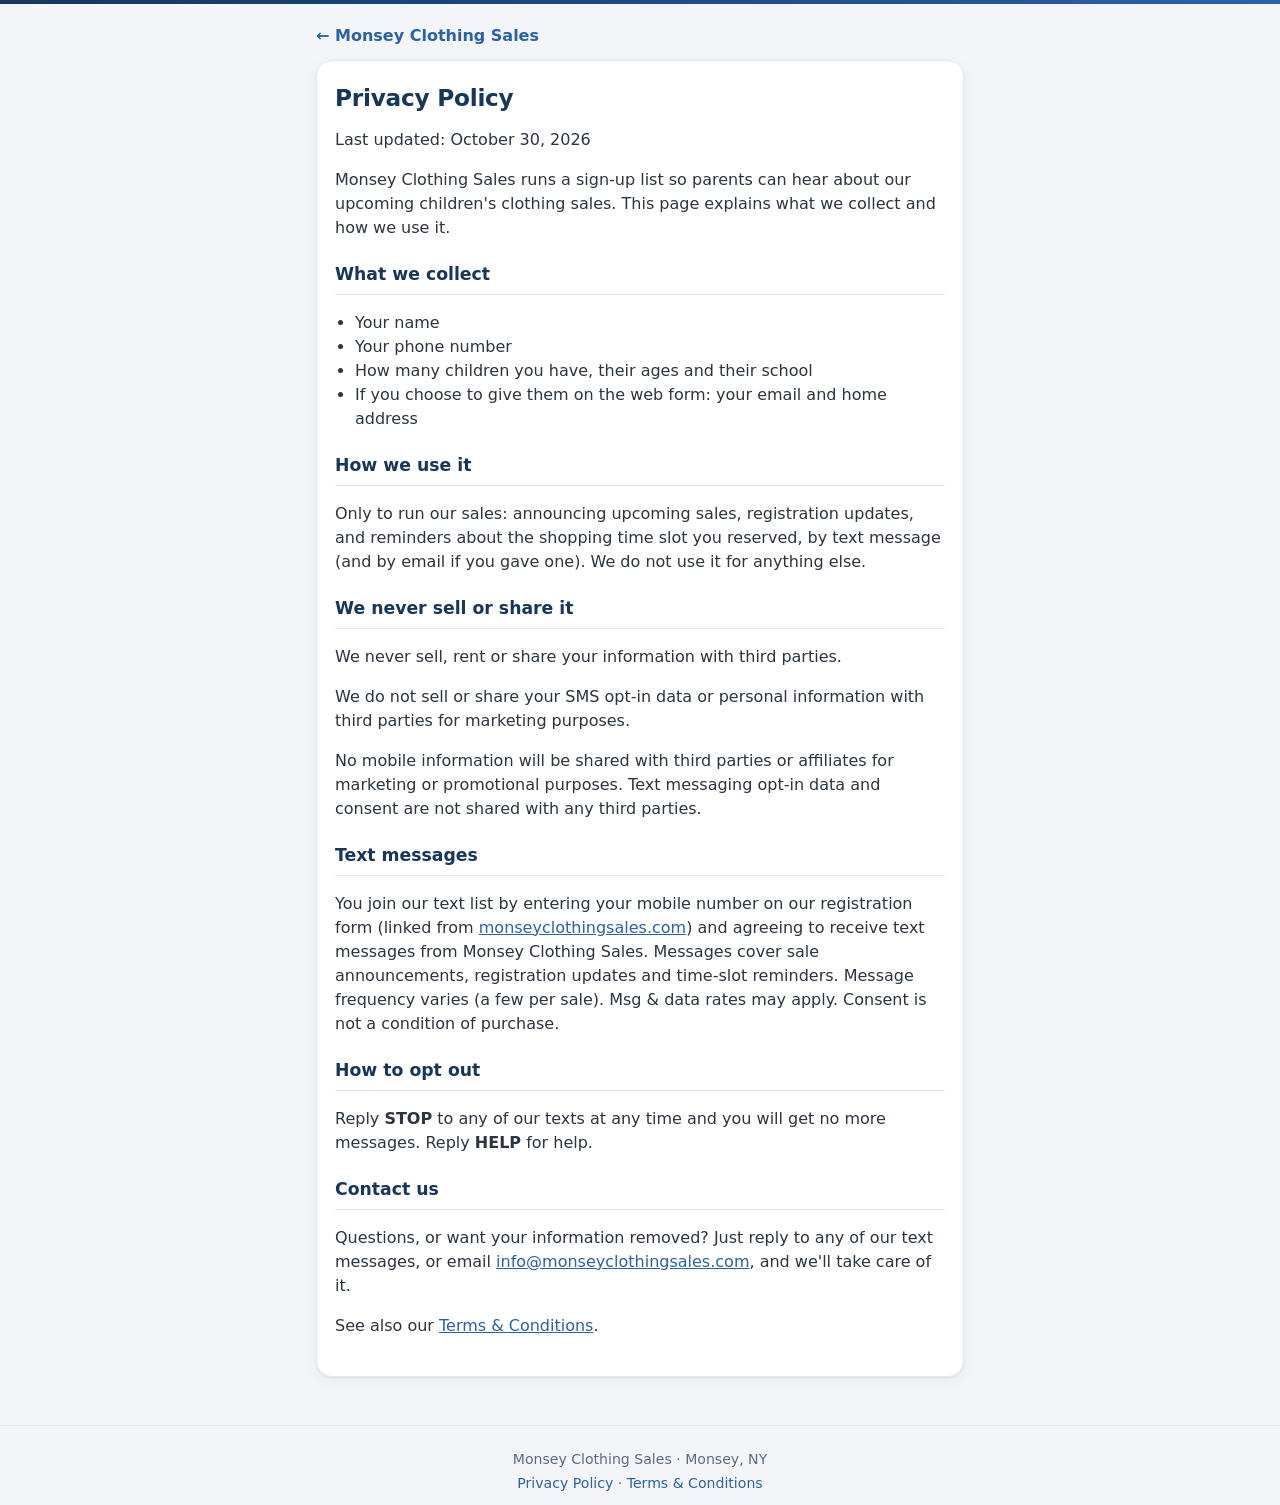
<file: privacy.html>
<!doctype html>
<html lang="en">
<head>
<meta charset="utf-8">
<meta name="viewport" content="width=device-width, initial-scale=1, viewport-fit=cover">
<title>Privacy Policy — Monsey Clothing Sales</title>
<meta name="theme-color" content="#3d4b5c">
<link rel="stylesheet" href="/styles.css">
</head>
<body>
<main class="wrap">
  <a class="back" href="/">← Monsey Clothing Sales</a>
  <article class="card doc">
    <h1>Privacy Policy</h1>
    <p>Last updated: October 30, 2026</p>
    <p>Monsey Clothing Sales runs a sign-up list so parents can hear about our upcoming children's clothing sales. This page explains what we collect and how we use it.</p>
    <h2>What we collect</h2>
    <ul>
      <li>Your name</li>
      <li>Your phone number</li>
      <li>How many children you have, their ages and their school</li>
      <li>If you choose to give them on the web form: your email and home address</li>
    </ul>
    <h2>How we use it</h2>
    <p>Only to run our sales: announcing upcoming sales, registration updates, and reminders about the shopping time slot you reserved, by text message (and by email if you gave one). We do not use it for anything else.</p>
    <h2>We never sell or share it</h2>
    <p>We never sell, rent or share your information with third parties.</p>
    <p>We do not sell or share your SMS opt-in data or personal information with third parties for marketing purposes.</p>
    <p>No mobile information will be shared with third parties or affiliates for marketing or promotional purposes. Text messaging opt-in data and consent are not shared with any third parties.</p>
    <h2>Text messages</h2>
    <p>You join our text list by entering your mobile number on our registration form (linked from <a href="https://www.monseyclothingsales.com/">monseyclothingsales.com</a>) and agreeing to receive text messages from Monsey Clothing Sales. Messages cover sale announcements, registration updates and time-slot reminders. Message frequency varies (a few per sale). Msg &amp; data rates may apply. Consent is not a condition of purchase.</p>
    <h2>How to opt out</h2>
    <p>Reply <b>STOP</b> to any of our texts at any time and you will get no more messages. Reply <b>HELP</b> for help.</p>
    <h2>Contact us</h2>
    <p>Questions, or want your information removed? Just reply to any of our text messages, or email <a href="mailto:info@monseyclothingsales.com">info@monseyclothingsales.com</a>, and we'll take care of it.</p>
    <p>See also our <a href="/terms.html">Terms &amp; Conditions</a>.</p>
  </article>
</main>
<footer class="foot">
  <p>Monsey Clothing Sales · Monsey, NY</p>
  <p><a href="/privacy.html">Privacy Policy</a> · <a href="/terms.html">Terms &amp; Conditions</a></p>
</footer>
</body>
</html>
</file>
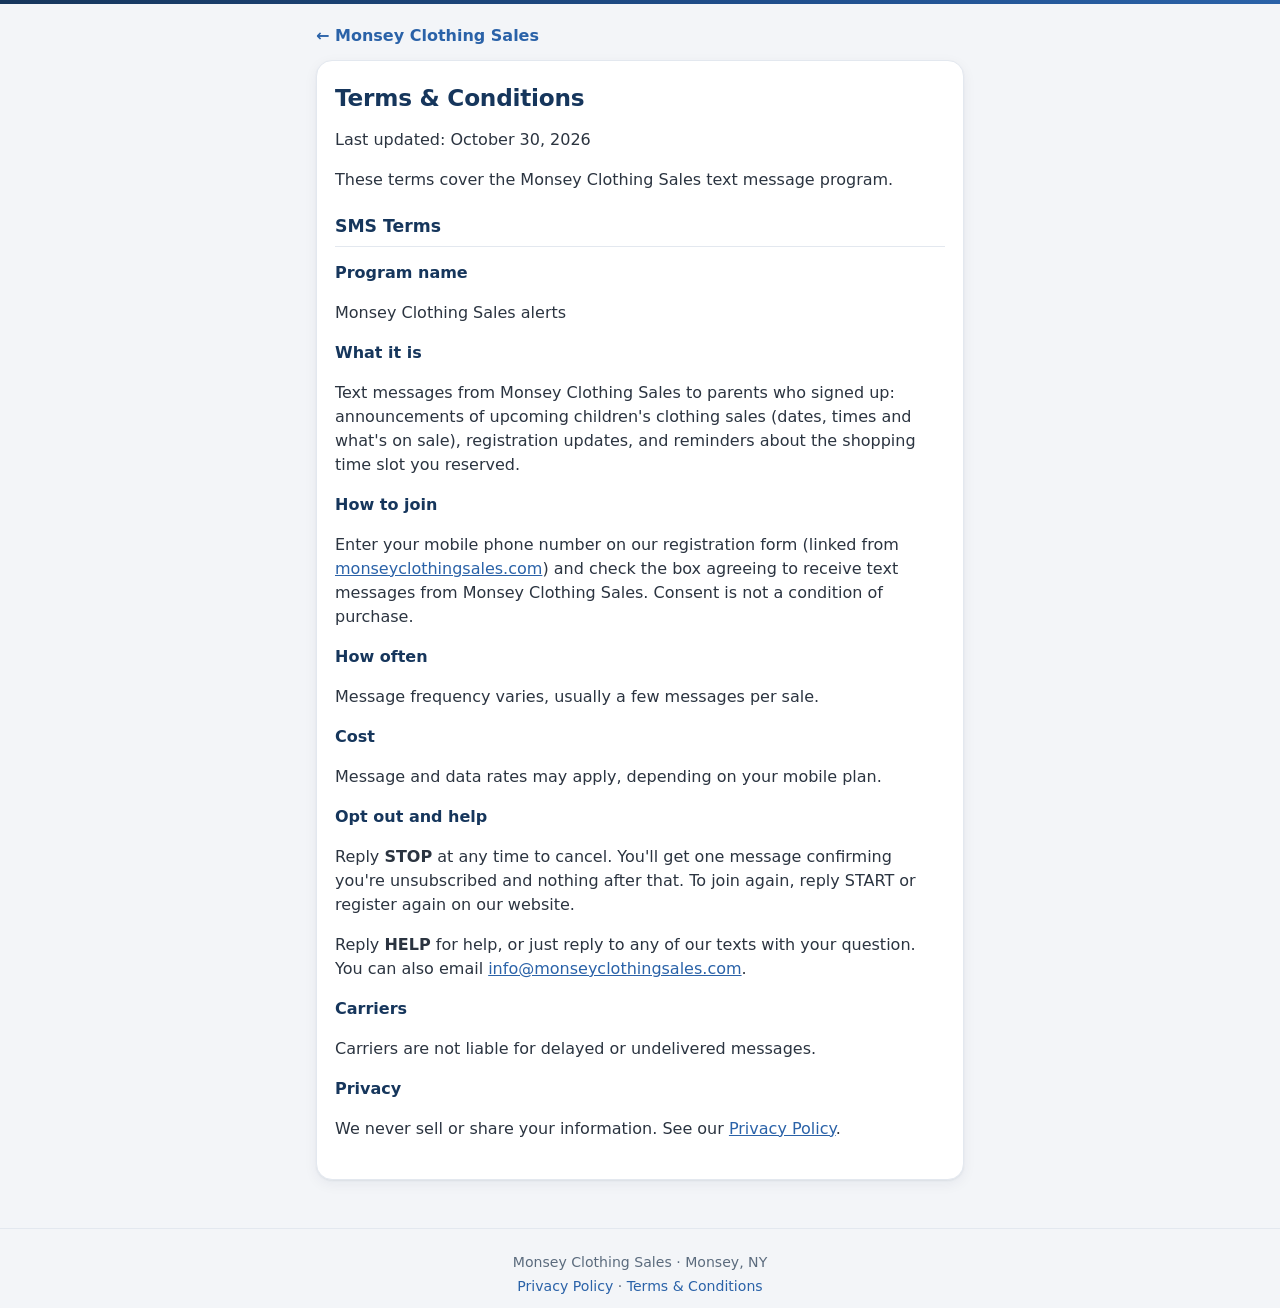
<file: terms.html>
<!doctype html>
<html lang="en">
<head>
<meta charset="utf-8">
<meta name="viewport" content="width=device-width, initial-scale=1, viewport-fit=cover">
<title>Terms &amp; Conditions — Monsey Clothing Sales</title>
<meta name="theme-color" content="#3d4b5c">
<link rel="stylesheet" href="/styles.css">
</head>
<body>
<main class="wrap">
  <a class="back" href="/">← Monsey Clothing Sales</a>
  <article class="card doc">
    <h1>Terms &amp; Conditions</h1>
    <p>Last updated: October 30, 2026</p>
    <p>These terms cover the Monsey Clothing Sales text message program.</p>
    <h2>SMS Terms</h2>
    <h3>Program name</h3>
    <p>Monsey Clothing Sales alerts</p>
    <h3>What it is</h3>
    <p>Text messages from Monsey Clothing Sales to parents who signed up: announcements of upcoming children's clothing sales (dates, times and what's on sale), registration updates, and reminders about the shopping time slot you reserved.</p>
    <h3>How to join</h3>
    <p>Enter your mobile phone number on our registration form (linked from <a href="https://www.monseyclothingsales.com/">monseyclothingsales.com</a>) and check the box agreeing to receive text messages from Monsey Clothing Sales. Consent is not a condition of purchase.</p>
    <h3>How often</h3>
    <p>Message frequency varies, usually a few messages per sale.</p>
    <h3>Cost</h3>
    <p>Message and data rates may apply, depending on your mobile plan.</p>
    <h3>Opt out and help</h3>
    <p>Reply <b>STOP</b> at any time to cancel. You'll get one message confirming you're unsubscribed and nothing after that. To join again, reply START or register again on our website.</p>
    <p>Reply <b>HELP</b> for help, or just reply to any of our texts with your question. You can also email <a href="mailto:info@monseyclothingsales.com">info@monseyclothingsales.com</a>.</p>
    <h3>Carriers</h3>
    <p>Carriers are not liable for delayed or undelivered messages.</p>
    <h3>Privacy</h3>
    <p>We never sell or share your information. See our <a href="/privacy.html">Privacy Policy</a>.</p>
  </article>
</main>
<footer class="foot">
  <p>Monsey Clothing Sales · Monsey, NY</p>
  <p><a href="/privacy.html">Privacy Policy</a> · <a href="/terms.html">Terms &amp; Conditions</a></p>
</footer>
</body>
</html>
</file>
<file: styles.css>
/* Monsey Clothing Sales — minimal stylesheet.
   Clean, corporate polish (Nov 2026): same navy/blue palette, same
   wording, links and behaviour — only spacing, typography, cards,
   buttons and header/footer treatment were tidied up. No new
   sections, images or features. Mobile-first: this is opened
   from a text message on a phone. */
:root{
  --blue:#1f4e8c; --blue2:#2a62a8; --navy:#16365c; --navy-dark:#102a49;
  --pink:#c93d85; --ink:#1b2a3a; --muted:#5b6b7d; --line:#d5dce4;
  --line-soft:#e3e8ef; --bg:#f3f5f8; --card:#fff;
  --shadow:0 1px 2px rgba(16,42,73,.06),0 4px 14px rgba(16,42,73,.06);
  --radius:14px;
}
*{box-sizing:border-box}
html{-webkit-text-size-adjust:100%}
body{margin:0;font-family:system-ui,-apple-system,"Segoe UI",Roboto,Helvetica,Arial,sans-serif;color:var(--ink);background:var(--bg);line-height:1.5;font-size:16px}
/* Thin navy rule at the very top — the one corporate accent. */
body::before{content:"";display:block;height:4px;background:linear-gradient(90deg,var(--navy),var(--blue) 60%,var(--blue2))}
.wrap{max-width:680px;margin:0 auto;padding:20px 16px 24px}
.hero{text-align:center;padding:20px 8px 18px}
.badge{display:inline-flex;align-items:center;justify-content:center;width:52px;height:52px;border-radius:50%;background:#e8eef5;font-size:1.6rem;box-shadow:inset 0 0 0 1px var(--line-soft)}
.hero h1{margin:12px 0 4px;font-size:1.7rem;line-height:1.2;letter-spacing:-.01em;color:var(--navy)}
.lede{margin:0;color:var(--muted);font-size:1rem}
.card{background:var(--card);border:1px solid var(--line-soft);border-radius:16px;padding:22px 18px;box-shadow:var(--shadow)}
.foot{text-align:center;color:var(--muted);font-size:.88rem;line-height:1.6;padding:20px 16px 8px;border-top:1px solid var(--line-soft);margin-top:24px}
.foot p{margin:2px 0}
.foot a{color:var(--blue2);text-decoration:none}
.foot a:hover{text-decoration:underline}
a{color:var(--blue2)}
.back{display:inline-block;margin:0 0 12px;font-weight:600;text-decoration:none}
.back:hover{text-decoration:underline}
.doc h1{margin:0 0 6px;font-size:1.45rem;line-height:1.25;letter-spacing:-.01em;color:var(--navy)}
.doc h2{margin:22px 0 6px;font-size:1.08rem;color:var(--navy);padding-bottom:6px;border-bottom:1px solid var(--line-soft)}
.doc h3{margin:14px 0 4px;font-size:1rem;color:var(--navy)}
.doc p,.doc li{color:#2b3440}
.doc ul{padding-left:20px}
.row2{display:grid;grid-template-columns:1fr 1fr;gap:12px}
label{display:block;font-weight:600;margin:0 0 12px;font-size:.95rem}
input{width:100%;font:inherit;padding:12px;border:1.5px solid var(--line);border-radius:10px;margin-top:5px;background:#fff;color:var(--ink)}
input:focus{outline:none;border-color:var(--blue2);box-shadow:0 0 0 3px rgba(42,98,168,.18)}
button{font:inherit;font-weight:700;width:100%;padding:13px 16px;border:0;border-radius:12px;background:var(--blue);color:#fff;cursor:pointer;box-shadow:0 1px 2px rgba(16,42,73,.15)}
button:hover{background:var(--navy)}
button:disabled{opacity:.6;cursor:wait}
.req{color:#b42318}
.err{background:#fdecea;color:#b42318;border-radius:10px;padding:10px 12px;margin:0 0 12px;font-weight:600}
.fine{color:var(--muted);font-size:.88rem;text-align:center;line-height:1.5}
.hp{position:absolute;left:-9999px;width:1px;height:1px;opacity:0}
.thanks{text-align:center}
.check{display:inline-flex;align-items:center;justify-content:center;width:56px;height:56px;border-radius:50%;background:#e6f4ec;color:#1a7f4b;font-size:2rem}
@media (max-width:420px){
  .row2{grid-template-columns:1fr}
  .wrap{padding:16px 14px 20px}
  .hero h1{font-size:1.55rem}
  .card{padding:20px 16px}
}
</file>
